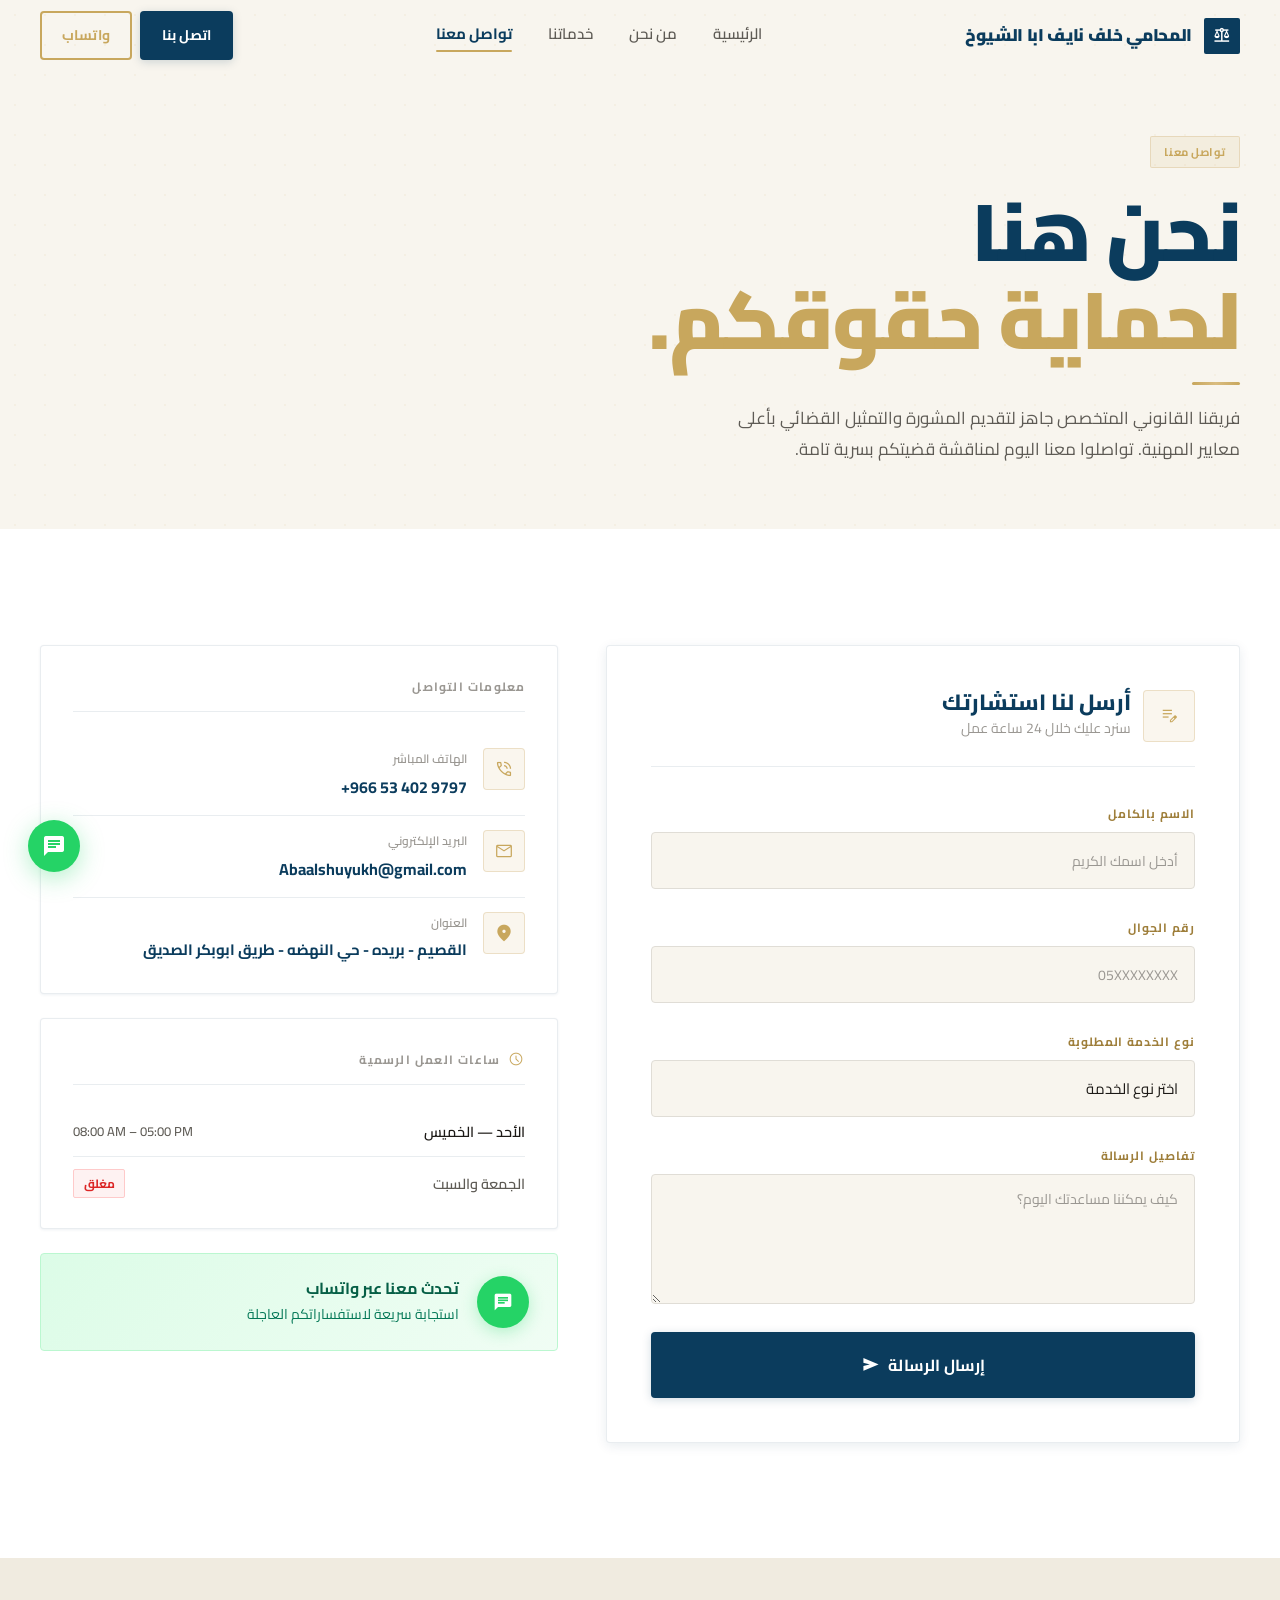
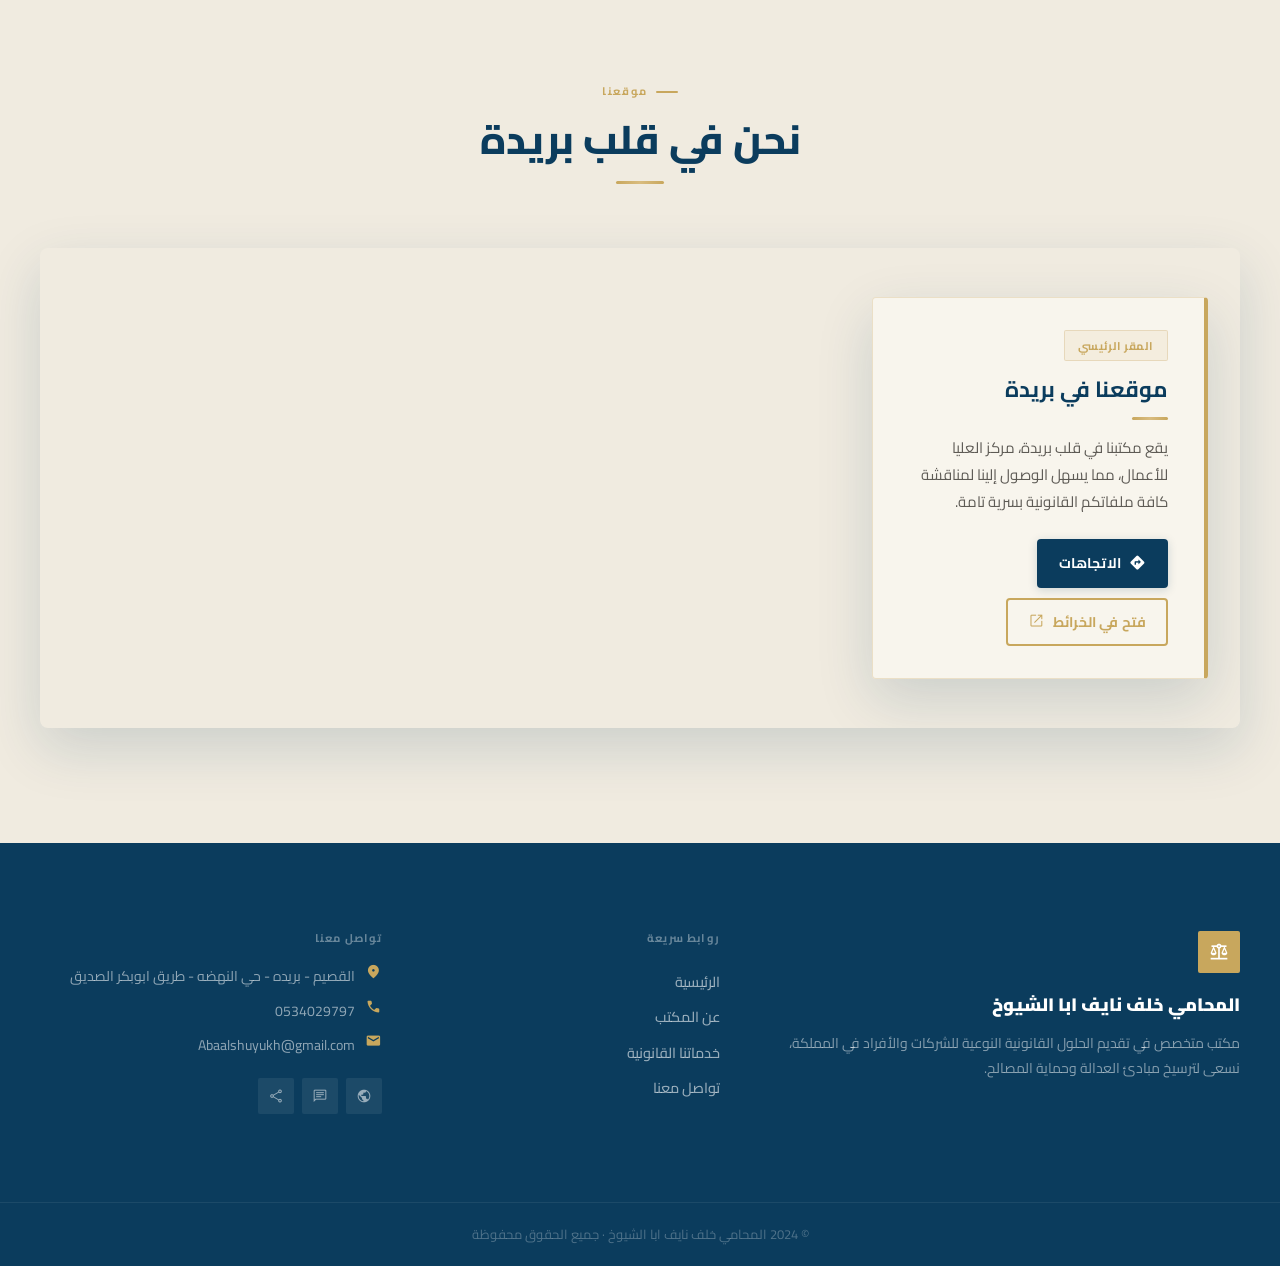
<file: contact.html>
﻿<!DOCTYPE html>
<html dir="rtl" lang="ar">

<head>
  <meta charset="utf-8">
  <meta name="viewport" content="width=device-width, initial-scale=1.0">
  <title>تواصل معنا | المحامي خلف نايف ابا الشيوخ</title>
  <meta name="description" content="تواصل مع مكتب المحامي خلف نايف ابا الشيوخ في بريدة — أرسل استشارتك أو اتصل بنا مباشرة.">
  <link rel="preconnect" href="https://fonts.googleapis.com">
  <link
    href="https://fonts.googleapis.com/css2?family=Cairo:wght@300;400;500;600;700;800;900&family=Material+Symbols+Outlined:opsz,wght,FILL,GRAD@24,300,0,0&display=swap"
    rel="stylesheet">
  <link rel="stylesheet" href="style.css">
  <style>
    /* ── Contact Hero ────────────────────── */
    .ct-hero {
      padding-block: calc(var(--nav-h) + 4rem) 4rem;
      background: var(--cream);
      position: relative;
      overflow: hidden;
    }

    .ct-hero::before {
      content: '';
      position: absolute;
      inset: 0;
      background-image: radial-gradient(rgba(200, 167, 93, .08) 1px, transparent 1px);
      background-size: 30px 30px;
      pointer-events: none;
    }

    .ct-hero__title {
      margin-bottom: .5rem;
    }

    .ct-hero__sub {
      font-size: 1.0625rem;
      color: var(--text-muted);
      max-width: 52ch;
      line-height: 1.85;
      margin-top: 1rem;
    }

    /* ── Contact Grid ────────────────────── */
    .ct-grid {
      display: grid;
      grid-template-columns: 1.1fr .9fr;
      align-items: start;
      gap: 3rem;
    }

    /* ── Form ────────────────────────────── */
    .ct-form {
      background: var(--white);
      border: 1px solid var(--border);
      border-radius: var(--r);
      padding: 2.75rem;
      box-shadow: var(--shadow-sm);
    }

    .ct-form__head {
      display: flex;
      align-items: center;
      gap: .75rem;
      margin-bottom: 2.25rem;
      padding-bottom: 1.5rem;
      border-bottom: 1px solid var(--border);
    }

    .ct-form__head .icon-box {
      flex-shrink: 0;
    }

    .ct-form__head h2 {
      font-size: 1.375rem;
      margin: 0;
    }

    .ct-form__head p {
      font-size: .875rem;
      color: var(--text-subtle);
      margin: 0;
    }

    .form-group {
      margin-bottom: 1.75rem;
    }

    .form-label {
      display: block;
      font-size: .75rem;
      font-weight: 700;
      letter-spacing: .08em;
      text-transform: uppercase;
      color: var(--gold-dark);
      margin-bottom: .5rem;
    }

    .form-input {
      display: block;
      width: 100%;
      background: var(--cream);
      border: 1px solid var(--gray-200);
      border-radius: var(--r);
      padding: .8125rem 1rem;
      font-size: .9375rem;
      color: var(--text);
      transition: border-color var(--t) var(--ease),
        box-shadow var(--t) var(--ease),
        background var(--t) var(--ease);
      outline: none;
      font-family: 'Cairo', sans-serif;
      direction: rtl;
      text-align: right;
    }

    .form-input:focus {
      border-color: var(--gold);
      background: var(--white);
      box-shadow: 0 0 0 3px rgba(200, 167, 93, .12);
    }

    .form-input--select {
      cursor: pointer;
      appearance: none;
    }

    .form-input--textarea {
      resize: vertical;
      min-height: 130px;
      line-height: 1.7;
    }

    .form-input::placeholder {
      color: var(--text-subtle);
      font-size: .875rem;
    }

    .form-submit {
      width: 100%;
    }

    .form-success {
      display: none;
      align-items: center;
      gap: .75rem;
      background: #f0fdf4;
      border: 1px solid #bbf7d0;
      color: #166534;
      border-radius: var(--r);
      padding: 1rem 1.25rem;
      font-size: .9375rem;
      font-weight: 600;
      margin-top: 1rem;
    }

    .form-success.show {
      display: flex;
    }

    .form-success .mso {
      color: #16a34a;
      font-size: 1.375rem;
    }

    /* ── Info Sidebar ────────────────────── */
    .ct-info {
      display: flex;
      flex-direction: column;
      gap: 1.5rem;
    }

    .ct-info-card {
      background: var(--white);
      border: 1px solid var(--border);
      border-radius: var(--r);
      padding: 1.875rem 2rem;
      box-shadow: var(--shadow-xs);
      transition: box-shadow var(--t) var(--ease);
    }

    .ct-info-card:hover {
      box-shadow: var(--shadow-sm);
    }

    .ct-info-card__head {
      font-size: .75rem;
      font-weight: 700;
      letter-spacing: .1em;
      text-transform: uppercase;
      color: var(--text-subtle);
      margin-bottom: 1.375rem;
      padding-bottom: .875rem;
      border-bottom: 1px solid var(--border);
    }

    .ct-contact-row {
      display: flex;
      align-items: flex-start;
      gap: 1rem;
      padding-block: .875rem;
      border-bottom: 1px solid var(--border);
      transition: background var(--t-fast);
    }

    .ct-contact-row:last-child {
      border-bottom: none;
      padding-bottom: 0;
    }

    .ct-contact-row:hover {
      margin-inline: -.25rem;
      padding-inline: .25rem;
    }

    .ct-contact-row__lbl {
      font-size: .75rem;
      font-weight: 600;
      color: var(--text-subtle);
      margin-bottom: .25rem;
    }

    .ct-contact-row__val {
      font-size: 1rem;
      font-weight: 700;
      color: var(--navy);
    }

    .ct-contact-row__val a {
      color: var(--navy);
      transition: color var(--t-fast);
    }

    .ct-contact-row__val a:hover {
      color: var(--gold);
    }

    /* Hours */
    .ct-hours-row {
      display: flex;
      justify-content: space-between;
      align-items: center;
      padding-block: .75rem;
      border-bottom: 1px solid var(--border);
      font-size: .9rem;
    }

    .ct-hours-row:last-child {
      border-bottom: none;
      padding-bottom: 0;
    }

    .ct-hours-row__day {
      font-weight: 600;
      color: var(--text);
    }

    .ct-hours-row__time {
      font-size: .8125rem;
      color: var(--text-muted);
      direction: ltr;
      font-weight: 500;
    }

    .ct-hours-row__closed {
      font-size: .75rem;
      font-weight: 700;
      color: #dc2626;
      background: #fef2f2;
      border: 1px solid #fecaca;
      padding: .2rem .6rem;
      border-radius: var(--r-xs);
    }

    /* WhatsApp Card */
    .ct-wa {
      display: flex;
      align-items: center;
      gap: 1.125rem;
      background: linear-gradient(135deg, #dcfce7, #f0fdf4);
      border: 1px solid #bbf7d0;
      border-radius: var(--r);
      padding: 1.375rem 1.75rem;
      transition: transform var(--t) var(--ease), box-shadow var(--t) var(--ease);
    }

    .ct-wa:hover {
      transform: translateY(-2px);
      box-shadow: 0 8px 24px rgba(37, 211, 102, .15);
    }

    .ct-wa__icon {
      width: 52px;
      height: 52px;
      background: #25D366;
      border-radius: 50%;
      display: flex;
      align-items: center;
      justify-content: center;
      font-size: 1.5rem;
      color: var(--white);
      flex-shrink: 0;
      box-shadow: 0 4px 16px rgba(37, 211, 102, .30);
      transition: transform var(--t) var(--ease);
    }

    .ct-wa:hover .ct-wa__icon {
      transform: scale(1.1) rotate(5deg);
    }

    .ct-wa h4 {
      font-size: 1rem;
      color: #065f46;
      margin-bottom: .25rem;
    }

    .ct-wa p {
      font-size: .875rem;
      color: #047857;
    }

    /* ── Map ─────────────────────────────── */
    .ct-map {
      position: relative;
      height: 480px;
      border-radius: var(--r-md);
      overflow: hidden;
      box-shadow: var(--shadow-lg);
    }

    .ct-map__iframe {
      position: absolute;
      inset: 0;
      width: 100%;
      height: 100%;
      border: none;
      display: block;
    }

    .ct-map__card-wrap {
      position: absolute;
      inset-block: 0;
      right: 0;
      width: min(100%, 400px);
      display: flex;
      align-items: center;
      padding: 2rem;
      pointer-events: none;
    }

    .ct-map__card {
      background: rgba(248, 245, 238, .97);
      backdrop-filter: blur(18px);
      -webkit-backdrop-filter: blur(18px);
      border-radius: var(--r);
      padding: 2rem 2.25rem;
      border: 1px solid var(--border-gold);
      border-right: 4px solid var(--gold);
      box-shadow: var(--shadow-lg);
      width: 100%;
      pointer-events: all;
    }

    .ct-map__card .badge {
      margin-bottom: 1rem;
    }

    .ct-map__card h4 {
      font-size: 1.375rem;
      margin-bottom: .5rem;
    }

    .ct-map__card p {
      font-size: .9375rem;
      line-height: 1.8;
      margin-bottom: 1.5rem;
    }

    .ct-map__card-btns {
      display: flex;
      flex-wrap: wrap;
      gap: .625rem;
    }

    /* ── Responsive ──────────────────────── */
    @media (max-width: 900px) {
      .ct-grid {
        grid-template-columns: 1fr;
        gap: 2rem;
      }

      .ct-map {
        height: 420px;
      }

      .ct-map__card-wrap {
        right: 0;
        left: 0;
        bottom: 0;
        top: auto;
        width: 100%;
        align-items: flex-end;
        padding: 1.25rem;
      }

      .ct-map__card {
        padding: 1.5rem;
      }

      .ct-map__card p {
        display: none;
      }
    }

    @media (max-width: 560px) {
      .ct-form {
        padding: 1.75rem;
      }

      .ct-map {
        height: 360px;
      }
    }
  </style>
</head>

<body>
  <!-- ═══════ NAV ═══════ -->
  <header class="nav" id="site-nav">
    <div class="nav__topbar">
      <div class="nav__topbar-inner">
        <a href="index.html" class="nav__logo">
          <span class="nav__logo-icon">
            <span class="mso mso--fill" style="font-size:1.1rem;">balance</span>
          </span>
          المحامي خلف نايف ابا الشيوخ
        </a>
        <nav class="nav__links" aria-label="القائمة الرئيسية">
          <a href="index.html" class="nav__link">الرئيسية</a>
          <a href="about.html" class="nav__link">من نحن</a>
          <a href="service.html" class="nav__link">خدماتنا</a>
          <a href="contact.html" class="nav__link active">تواصل معنا</a>
        </nav>
        <div class="nav__ctas">
          <a href="tel:+966534029797" class="btn btn--primary btn--sm">اتصل بنا</a>
          <a href="https://wa.me/966534029797" class="btn btn--outline-gold btn--sm">واتساب</a>
        </div>
        <button class="nav__menu-btn" id="menu-btn" aria-label="فتح القائمة" aria-expanded="false">
          <span></span><span></span><span></span>
        </button>
      </div>
    </div>
  </header>

  <div class="nav-overlay" id="nav-overlay" role="dialog" aria-label="القائمة الرئيسية" aria-hidden="true">
    <div class="nav-overlay__glow2"></div>
    <div class="nav-overlay__header">
      <a href="index.html" class="nav-overlay__logo">
        <span class="nav-overlay__logo-icon">
          <span class="mso mso--fill" style="font-size:1rem;">balance</span>
        </span>
        المحامي خلف نايف ابا الشيوخ
      </a>
      <button class="nav-overlay__close" id="menu-close" aria-label="إغلاق القائمة">
        <span class="mso">close</span>
      </button>
    </div>
    <div class="nav-overlay__main">
      <nav class="nav-overlay__links">
        <a href="index.html" class="nav-overlay__link">
          <span class="nav-overlay__link-num">01</span>
          <span class="nav-overlay__link-text">الرئيسية</span>
          <span class="mso nav-overlay__link-arrow">arrow_back</span>
        </a>
        <a href="about.html" class="nav-overlay__link">
          <span class="nav-overlay__link-num">02</span>
          <span class="nav-overlay__link-text">من نحن</span>
          <span class="mso nav-overlay__link-arrow">arrow_back</span>
        </a>
        <a href="service.html" class="nav-overlay__link">
          <span class="nav-overlay__link-num">03</span>
          <span class="nav-overlay__link-text">خدماتنا</span>
          <span class="mso nav-overlay__link-arrow">arrow_back</span>
        </a>
        <a href="contact.html" class="nav-overlay__link active">
          <span class="nav-overlay__link-num">04</span>
          <span class="nav-overlay__link-text">تواصل معنا</span>
          <span class="mso nav-overlay__link-arrow">arrow_back</span>
        </a>
      </nav>
    </div>
    <div class="nav-overlay__footer">
      <div class="nav-overlay__footer-ctas">
        <a href="tel:+966534029797" class="btn btn--gold"><span class="mso mso--fill mso--sm">call</span> اتصل بنا
          الآن</a>
        <a href="https://wa.me/966534029797" class="btn btn--ghost"><span class="mso mso--fill mso--sm">chat</span>
          واتساب</a>
      </div>
      <div class="nav-overlay__footer-info">
        <span><span class="mso">location_on</span> القصيم - بريده - حي النهضه - طريق ابوبكر الصديق</span>
        <span><span class="mso">call</span> <span class="dir-ltr">0534029797</span></span>
        <span><span class="mso">mail</span> <span class="dir-ltr">Abaalshuyukh@gmail.com</span></span>
      </div>
    </div>
  </div>

  <main>
    <!-- ═══════ HERO ═══════ -->
    <section class="ct-hero">
      <div class="container">
        <div class="badge badge--gold reveal" style="margin-bottom:1.25rem;">تواصل معنا</div>
        <h1 class="display reveal delay-1">نحن هنا<br><span style="color:var(--gold);">لحماية حقوقكم.</span></h1>
        <div class="gold-rule reveal delay-2"></div>
        <p class="ct-hero__sub reveal delay-2">
          فريقنا القانوني المتخصص جاهز لتقديم المشورة والتمثيل القضائي بأعلى معايير المهنية. تواصلوا معنا اليوم لمناقشة
          قضيتكم بسرية تامة.
        </p>
      </div>
    </section>

    <!-- ═══════ CONTACT GRID ═══════ -->
    <section class="section section--white">
      <div class="container">
        <div class="ct-grid">

          <!-- Form -->
          <div class="ct-form reveal">
            <div class="ct-form__head">
              <div class="icon-box icon-box--gold">
                <span class="mso">edit_note</span>
              </div>
              <div>
                <h2>أرسل لنا استشارتك</h2>
                <p>سنرد عليك خلال 24 ساعة عمل</p>
              </div>
            </div>

            <form id="contact-form" novalidate>
              <div class="form-group">
                <label class="form-label" for="f-name">الاسم بالكامل</label>
                <input class="form-input" id="f-name" type="text" placeholder="أدخل اسمك الكريم" autocomplete="name"
                  required>
              </div>

              <div class="form-group">
                <label class="form-label" for="f-phone">رقم الجوال</label>
                <input class="form-input dir-ltr" id="f-phone" type="tel" placeholder="05XXXXXXXX" autocomplete="tel"
                  required>
              </div>

              <div class="form-group">
                <label class="form-label" for="f-service">نوع الخدمة المطلوبة</label>
                <select class="form-input form-input--select" id="f-service">
                  <option value="" disabled selected>اختر نوع الخدمة</option>
                  <option>قانون الشركات والاستثمار</option>
                  <option>خدمات المستثمر الأجنبي</option>
                  <option>التقاضي وتسوية المنازعات</option>
                  <option>صياغة العقود والاتفاقيات</option>
                  <option>استشارة قانونية عامة</option>
                </select>
              </div>

              <div class="form-group">
                <label class="form-label" for="f-msg">تفاصيل الرسالة</label>
                <textarea class="form-input form-input--textarea" id="f-msg" placeholder="كيف يمكننا مساعدتك اليوم؟"
                  rows="4" required></textarea>
              </div>

              <button type="submit" id="f-submit" class="btn btn--primary btn--lg form-submit">
                <span>إرسال الرسالة</span>
                <span class="mso mso--fill">send</span>
              </button>

              <div class="form-success" id="f-success">
                <span class="mso mso--fill">check_circle</span>
                تم إرسال رسالتك بنجاح! سنتواصل معك في أقرب وقت.
              </div>
            </form>
          </div>

          <!-- Sidebar Info -->
          <div class="ct-info">
            <!-- Contact Details -->
            <div class="ct-info-card reveal delay-1">
              <div class="ct-info-card__head">معلومات التواصل</div>

              <div class="ct-contact-row">
                <div class="icon-box icon-box--gold" style="width:42px; height:42px; font-size:1.1rem; flex-shrink:0;">
                  <span class="mso">phone_in_talk</span>
                </div>
                <div>
                  <div class="ct-contact-row__lbl">الهاتف المباشر</div>
                  <div class="ct-contact-row__val">
                    <a href="tel:+966534029797" class="dir-ltr">+966 53 402 9797</a>
                  </div>
                </div>
              </div>

              <div class="ct-contact-row">
                <div class="icon-box icon-box--gold" style="width:42px; height:42px; font-size:1.1rem; flex-shrink:0;">
                  <span class="mso">mail</span>
                </div>
                <div>
                  <div class="ct-contact-row__lbl">البريد الإلكتروني</div>
                  <div class="ct-contact-row__val">
                    <a href="mailto:Abaalshuyukh@gmail.com" class="dir-ltr">Abaalshuyukh@gmail.com</a>
                  </div>
                </div>
              </div>

              <div class="ct-contact-row">
                <div class="icon-box icon-box--gold" style="width:42px; height:42px; font-size:1.1rem; flex-shrink:0;">
                  <span class="mso mso--fill">location_on</span>
                </div>
                <div>
                  <div class="ct-contact-row__lbl">العنوان</div>
                  <div class="ct-contact-row__val" style="font-size:.9375rem;">القصيم - بريده - حي النهضه - طريق ابوبكر
                    الصديق</div>
                </div>
              </div>
            </div>

            <!-- Working Hours -->
            <div class="ct-info-card reveal delay-2">
              <div class="ct-info-card__head" style="display:flex; align-items:center; gap:.5rem;">
                <span class="mso mso--sm" style="color:var(--gold);">schedule</span>
                ساعات العمل الرسمية
              </div>
              <div class="ct-hours-row">
                <span class="ct-hours-row__day">الأحد — الخميس</span>
                <span class="ct-hours-row__time">08:00 AM – 05:00 PM</span>
              </div>
              <div class="ct-hours-row">
                <span class="ct-hours-row__day" style="color:var(--text-muted);">الجمعة والسبت</span>
                <span class="ct-hours-row__closed">مغلق</span>
              </div>
            </div>

            <!-- WhatsApp -->
            <a href="https://wa.me/966534029797" target="_blank" rel="noopener" class="ct-wa reveal delay-3">
              <div class="ct-wa__icon">
                <span class="mso mso--fill">chat</span>
              </div>
              <div>
                <h4>تحدث معنا عبر واتساب</h4>
                <p>استجابة سريعة لاستفساراتكم العاجلة</p>
              </div>
            </a>
          </div>
        </div>
      </div>
    </section>

    <!-- ═══════ MAP ═══════ -->
    <section class="section section--alt">
      <div class="container">
        <div class="sec-head sec-head--center reveal">
          <span class="sec-label">موقعنا</span>
          <h2 class="sec-title">نحن في قلب بريدة</h2>
          <div class="gold-rule gold-rule--center"></div>
        </div>
        <div class="ct-map reveal">
          <!-- Real Google Maps embed — King Fahd Road, Al Olaya, Riyadh -->
          <iframe class="ct-map__iframe" src="https://maps.google.com/maps?q=26.40450,43.93539&z=15&output=embed"
            allowfullscreen="" loading="lazy" referrerpolicy="no-referrer-when-downgrade"
            title="موقع مكتب المحامي خلف نايف ابا الشيوخ - طريق الملك فهد، حي العليا، بريدة"></iframe>

          <!-- Info card overlay -->
          <div class="ct-map__card-wrap">
            <div class="ct-map__card">
              <div class="badge badge--gold">المقر الرئيسي</div>
              <h4>موقعنا في بريدة</h4>
              <div class="gold-rule" style="width:36px; margin-block:.875rem;"></div>
              <p>يقع مكتبنا في قلب بريدة، مركز العليا للأعمال، مما يسهل الوصول إلينا لمناقشة كافة ملفاتكم
                القانونية بسرية تامة.</p>
              <div class="ct-map__card-btns">
                <a href="https://maps.google.com/?q=26.40450,43.93539" target="_blank" rel="noopener"
                  class="btn btn--primary btn--sm">
                  <span class="mso mso--fill mso--sm">directions</span>
                  الاتجاهات
                </a>
                <a href="https://maps.google.com/?q=26.40450,43.93539" target="_blank" rel="noopener"
                  class="btn btn--outline-gold btn--sm">
                  فتح في الخرائط
                  <span class="mso mso--sm">open_in_new</span>
                </a>
              </div>
            </div>
          </div>
        </div>
      </div>
    </section>
  </main>

  <!-- ═══════ FOOTER ═══════ -->
  <footer class="footer">
    <div class="footer__top">
      <div class="container">
        <div class="footer__grid">
          <div>
            <div class="footer__brand-icon">
              <span class="mso mso--fill">balance</span>
            </div>
            <div class="footer__brand-name">المحامي خلف نايف ابا الشيوخ</div>
            <p class="footer__brand-desc">مكتب متخصص في تقديم الحلول القانونية النوعية للشركات والأفراد في المملكة، نسعى
              لترسيخ مبادئ العدالة وحماية المصالح.</p>
          </div>
          <div>
            <h4 class="footer__col-head">روابط سريعة</h4>
            <a href="index.html" class="footer__link">الرئيسية</a>
            <a href="about.html" class="footer__link">عن المكتب</a>
            <a href="service.html" class="footer__link">خدماتنا القانونية</a>
            <a href="contact.html" class="footer__link">تواصل معنا</a>
          </div>
          <div>
            <h4 class="footer__col-head">تواصل معنا</h4>
            <div class="footer__contact-item">
              <span class="mso">location_on</span>
              القصيم - بريده - حي النهضه - طريق ابوبكر الصديق
            </div>
            <div class="footer__contact-item">
              <span class="mso">call</span>
              <span class="dir-ltr">0534029797</span>
            </div>
            <div class="footer__contact-item">
              <span class="mso">mail</span>
              <span class="dir-ltr">Abaalshuyukh@gmail.com</span>
            </div>
            <div class="footer__socials">
              <a href="#" class="footer__social"><span class="mso mso--sm">public</span></a>
              <a href="https://wa.me/966534029797" class="footer__social"><span class="mso mso--sm">chat</span></a>
              <a href="#" class="footer__social"><span class="mso mso--sm">share</span></a>
            </div>
          </div>
        </div>
      </div>
    </div>
    <div class="footer__bottom">
      <div class="container">
        © 2024 المحامي خلف نايف ابا الشيوخ · جميع الحقوق محفوظة
      </div>
    </div>
  </footer>

  <a href="https://wa.me/966534029797" class="wa-float" aria-label="تواصل عبر واتساب">
    <span class="mso mso--fill" style="font-size:1.5rem;">chat</span>
  </a>

  <script>
    /* ── Nav ── */
    const siteNav = document.getElementById('site-nav');
    const menuBtn = document.getElementById('menu-btn');
    const menuClose = document.getElementById('menu-close');
    const navOverlay = document.getElementById('nav-overlay');
    function openNav() {
      navOverlay.classList.add('is-open'); menuBtn.classList.add('is-open');
      menuBtn.setAttribute('aria-expanded', 'true'); navOverlay.setAttribute('aria-hidden', 'false');
      document.body.style.overflow = 'hidden';
    }
    function closeNav() {
      navOverlay.classList.remove('is-open'); menuBtn.classList.remove('is-open');
      menuBtn.setAttribute('aria-expanded', 'false'); navOverlay.setAttribute('aria-hidden', 'true');
      document.body.style.overflow = '';
    }
    menuBtn.addEventListener('click', () => navOverlay.classList.contains('is-open') ? closeNav() : openNav());
    menuClose.addEventListener('click', closeNav);
    document.addEventListener('keydown', e => { if (e.key === 'Escape') closeNav(); });
    window.addEventListener('scroll', () => { siteNav.classList.toggle('scrolled', window.scrollY > 30); }, { passive: true });
    const form = document.getElementById('contact-form');
    const submitBtn = document.getElementById('f-submit');
    const successMsg = document.getElementById('f-success');
    const observer = new IntersectionObserver((entries) => {
      entries.forEach(e => { if (e.isIntersecting) { e.target.classList.add('visible'); observer.unobserve(e.target); } });
    }, { threshold: 0.1 });
    document.querySelectorAll('.reveal').forEach(el => observer.observe(el));
    form.addEventListener('submit', (e) => {
      e.preventDefault();
      submitBtn.disabled = true;
      submitBtn.innerHTML = '<span>جاري الإرسال...</span>';
      submitBtn.style.opacity = '.7';
      setTimeout(() => { submitBtn.style.display = 'none'; successMsg.classList.add('show'); form.reset(); }, 1400);
    });
  </script>
</body>

</html>
</file>
<file: style.css>
/* ================================================================
   نهج الترافع للمحاماة — Shared Design System
   Premium Arabic Law Firm — v3.0
   ================================================================ */

/* ---- 1. Design Tokens ----------------------------------------- */
:root {
  /* Brand */
  --navy: #0B3C5D;
  --navy-dark: #072A44;
  --navy-tint: #EBF2F8;
  --gold: #C8A75D;
  --gold-light: #D9BC7F;
  --gold-dark: #9E7E3A;
  --gold-tint: rgba(200, 167, 93, 0.10);
  --gold-tint-2: rgba(200, 167, 93, 0.18);

  /* Neutrals */
  --cream: #F8F5EE;
  --cream-alt: #F0EBE0;
  --white: #FFFFFF;
  --gray-100: #EDECE8;
  --gray-200: #E0DDD6;
  --gray-400: #B0ADA5;
  --gray-600: #6B6760;
  --gray-800: #2E2C29;

  /* Text */
  --text: #1C1916;
  --text-muted: #5E5B55;
  --text-subtle: #9A9792;

  /* Borders */
  --border: rgba(11, 60, 93, 0.09);
  --border-gold: rgba(200, 167, 93, 0.28);
  --border-white: rgba(255, 255, 255, 0.10);

  /* Shadows */
  --shadow-xs: 0 1px 3px rgba(11, 60, 93, 0.07);
  --shadow-sm: 0 3px 12px rgba(11, 60, 93, 0.09);
  --shadow-md: 0 8px 28px rgba(11, 60, 93, 0.12);
  --shadow-lg: 0 20px 56px rgba(11, 60, 93, 0.16);
  --shadow-gold: 0 8px 28px rgba(200, 167, 93, 0.22);

  /* Layout */
  --nav-h: 72px;
  --max-w: 1280px;
  --pad-x: clamp(1.25rem, 5vw, 2.5rem);
  --sec-y: clamp(5rem, 9vw, 8.5rem);

  /* Radius */
  --r-xs: 2px;
  --r: 4px;
  --r-md: 8px;
  --r-lg: 16px;

  /* Transitions */
  --ease: cubic-bezier(.4, 0, .2, 1);
  --t-fast: 140ms;
  --t: 250ms;
  --t-slow: 480ms;
}

/* ---- 2. Reset + Base ------------------------------------------ */
*,
*::before,
*::after {
  box-sizing: border-box;
  margin: 0;
  padding: 0;
}

html {
  scroll-behavior: smooth;
  direction: rtl;
  overflow-x: hidden;
}

body {
  font-family: 'Cairo', sans-serif;
  font-size: 1rem;
  line-height: 1.75;
  direction: rtl;
  text-align: right;
  background: var(--cream);
  color: var(--text);
  overflow-x: hidden;
  -webkit-font-smoothing: antialiased;
}

img {
  display: block;
  max-width: 100%;
  height: auto;
}

a {
  text-decoration: none;
  color: inherit;
}

button {
  font-family: inherit;
  border: none;
  background: none;
  cursor: pointer;
}

ul,
ol {
  list-style: none;
}

input,
textarea,
select {
  font-family: inherit;
  direction: rtl;
  text-align: right;
}

input::placeholder,
textarea::placeholder {
  color: var(--text-subtle);
}

::selection {
  background: var(--gold-tint-2);
  color: var(--navy);
}

/* ---- 3. Typography -------------------------------------------- */
h1,
h2,
h3,
h4,
h5,
h6 {
  font-family: 'Cairo', sans-serif;
  color: var(--navy);
  font-weight: 800;
  line-height: 1.18;
}

.display {
  font-size: clamp(2.75rem, 6.5vw, 5rem);
  font-weight: 900;
  line-height: 1.1;
  letter-spacing: -0.02em;
}

h1 {
  font-size: clamp(2.25rem, 5vw, 3.5rem);
}

h2 {
  font-size: clamp(1.75rem, 3.5vw, 2.5rem);
}

h3 {
  font-size: clamp(1.1rem, 2vw, 1.375rem);
  font-weight: 700;
}

h4 {
  font-size: 1.0625rem;
  font-weight: 700;
}

p {
  color: var(--text-muted);
}

/* ---- 4. Layout ------------------------------------------------ */
.container {
  width: 100%;
  max-width: var(--max-w);
  margin-inline: auto;
  padding-inline: var(--pad-x);
}

.section {
  padding-block: var(--sec-y);
}

.section--alt {
  background: var(--cream-alt);
}

.section--dark {
  background: var(--navy);
}

.section--dark h1,
.section--dark h2,
.section--dark h3,
.section--dark h4 {
  color: var(--white);
}

.section--dark p {
  color: rgba(255, 255, 255, .65);
}

.section--white {
  background: var(--white);
}

.page-top {
  padding-top: var(--nav-h);
}

/* ---- 5. Section Headers --------------------------------------- */
.sec-label {
  display: inline-flex;
  align-items: center;
  gap: .5rem;
  font-size: .6875rem;
  font-weight: 700;
  letter-spacing: .14em;
  text-transform: uppercase;
  color: var(--gold);
  margin-bottom: .875rem;
}

.sec-label::before {
  content: '';
  display: block;
  width: 22px;
  height: 2px;
  background: var(--gold);
  border-radius: 2px;
  flex-shrink: 0;
}

.sec-head {
  margin-bottom: clamp(2.5rem, 5vw, 4rem);
}

.sec-head--center {
  text-align: center;
}

.sec-head--center .sec-label {
  justify-content: center;
}

.sec-head--center .sec-intro {
  margin-inline: auto;
}

.sec-title {
  color: var(--navy);
  margin-bottom: .625rem;
}

.section--dark .sec-title {
  color: var(--white);
}

.sec-intro {
  font-size: 1.0625rem;
  color: var(--text-muted);
  max-width: 52ch;
  line-height: 1.85;
}

.section--dark .sec-intro {
  color: rgba(255, 255, 255, .62);
}

/* Gold rule */
.gold-rule {
  width: 48px;
  height: 3px;
  background: linear-gradient(to left, var(--gold), var(--gold-light), var(--gold));
  border-radius: 2px;
  margin-block: 1.125rem;
}

.gold-rule--center {
  margin-inline: auto;
}

/* ---- 6. Buttons ----------------------------------------------- */
.btn {
  display: inline-flex;
  align-items: center;
  justify-content: center;
  gap: .5rem;
  font-family: 'Cairo', sans-serif;
  font-weight: 700;
  font-size: .9375rem;
  padding: .8125rem 1.75rem;
  border-radius: var(--r);
  border: 2px solid transparent;
  transition: background var(--t) var(--ease),
    border-color var(--t) var(--ease),
    transform var(--t) var(--ease),
    box-shadow var(--t) var(--ease),
    color var(--t) var(--ease),
    filter var(--t) var(--ease);
  white-space: nowrap;
  letter-spacing: .01em;
  cursor: pointer;
  text-align: center;
}

.btn--sm {
  font-size: .875rem;
  padding: .625rem 1.25rem;
}

.btn--lg {
  font-size: 1rem;
  padding: 1rem 2.25rem;
}

.btn--primary {
  background: var(--navy);
  color: var(--white);
  box-shadow: 0 2px 10px rgba(11, 60, 93, .18);
}

.btn--primary:hover {
  background: var(--navy-dark);
  transform: translateY(-2px);
  box-shadow: var(--shadow-md);
}

.btn--gold {
  background: var(--gold);
  color: var(--white);
  box-shadow: var(--shadow-gold);
}

.btn--gold:hover {
  filter: brightness(1.06);
  transform: translateY(-2px);
}

.btn--outline {
  background: transparent;
  color: var(--navy);
  border-color: var(--navy);
}

.btn--outline:hover {
  background: var(--navy);
  color: var(--white);
  transform: translateY(-2px);
}

.btn--outline-gold {
  background: transparent;
  color: var(--gold);
  border-color: var(--gold);
}

.btn--outline-gold:hover {
  background: var(--gold);
  color: var(--white);
  transform: translateY(-2px);
}

.btn--ghost {
  background: rgba(255, 255, 255, .10);
  color: var(--white);
  border-color: rgba(255, 255, 255, .20);
}

.btn--ghost:hover {
  background: rgba(255, 255, 255, .20);
  transform: translateY(-2px);
}

.btn .mso {
  font-size: 1.2em;
  line-height: 1;
  vertical-align: middle;
}

/* ---- 7. Badge ------------------------------------------------- */
.badge {
  display: inline-flex;
  align-items: center;
  gap: .375rem;
  font-size: .7rem;
  font-weight: 700;
  padding: .3125rem .8125rem;
  border-radius: var(--r-xs);
  letter-spacing: .05em;
  text-transform: uppercase;
}

.badge--gold {
  background: var(--gold-tint);
  color: var(--gold);
  border: 1px solid var(--border-gold);
}

.badge--navy {
  background: var(--navy);
  color: var(--white);
}

.badge--cream {
  background: rgba(255, 255, 255, .12);
  color: rgba(255, 255, 255, .9);
}

/* ---- 8. Cards ------------------------------------------------- */
.card {
  background: var(--white);
  border: 1px solid var(--border);
  border-radius: var(--r);
  overflow: hidden;
  transition: transform var(--t) var(--ease), box-shadow var(--t) var(--ease);
}

.card:hover {
  transform: translateY(-4px);
  box-shadow: var(--shadow-md);
}

.card__body {
  padding: 2rem 2.25rem;
}

.card--dark {
  background: var(--navy);
  border-color: rgba(255, 255, 255, .06);
  color: var(--white);
}

.card--dark h2,
.card--dark h3,
.card--dark h4 {
  color: var(--white);
}

.card--dark p {
  color: rgba(255, 255, 255, .65);
}

.card--dark:hover {
  box-shadow: var(--shadow-lg);
}

/* ---- 9. Icon Box ---------------------------------------------- */
.icon-box {
  width: 52px;
  height: 52px;
  display: flex;
  align-items: center;
  justify-content: center;
  border-radius: var(--r);
  flex-shrink: 0;
  font-size: 1.375rem;
  transition: background var(--t) var(--ease);
}

.icon-box--gold {
  background: var(--gold-tint);
  color: var(--gold);
  border: 1px solid var(--border-gold);
}

.icon-box--navy {
  background: var(--navy);
  color: var(--white);
}

.icon-box--white {
  background: rgba(255, 255, 255, .12);
  color: var(--white);
}

.icon-box--lg {
  width: 64px;
  height: 64px;
  font-size: 1.75rem;
}

/* ---- 10. Navigation ------------------------------------------- */

/* Fixed top bar */
.nav {
  position: fixed;
  top: 0;
  inset-inline: 0;
  z-index: 1000;
  height: var(--nav-h);
}

.nav__topbar {
  position: relative;
  z-index: 1002;
  height: var(--nav-h);
  background: transparent;
  border-bottom: 1px solid transparent;
  transition: background .45s var(--ease),
    border-color .45s var(--ease),
    box-shadow .45s var(--ease);
}

.nav.scrolled .nav__topbar {
  background: rgba(248, 245, 238, .97);
  backdrop-filter: blur(24px);
  -webkit-backdrop-filter: blur(24px);
  border-bottom-color: rgba(200, 167, 93, .18);
  box-shadow: 0 2px 28px rgba(11, 60, 93, .08);
}

.nav__topbar-inner {
  display: flex;
  align-items: center;
  justify-content: space-between;
  height: 100%;
  width: 100%;
  max-width: var(--max-w);
  margin-inline: auto;
  padding-inline: var(--pad-x);
  gap: 2rem;
}

/* Logo */
.nav__logo {
  display: flex;
  align-items: center;
  gap: .75rem;
  font-weight: 900;
  font-size: 1.0625rem;
  color: var(--navy);
  letter-spacing: -.02em;
  flex-shrink: 0;
  transition: opacity var(--t-fast);
}

.nav__logo:hover {
  opacity: .8;
}

.nav__logo-icon {
  width: 36px;
  height: 36px;
  background: var(--navy);
  color: var(--white);
  display: flex;
  align-items: center;
  justify-content: center;
  border-radius: var(--r-xs);
  flex-shrink: 0;
  transition: background var(--t) var(--ease);
}

.nav__logo:hover .nav__logo-icon {
  background: var(--gold);
}

/* Desktop links */
.nav__links {
  display: flex;
  align-items: center;
  gap: 2.25rem;
  flex: 1;
  justify-content: center;
}

.nav__link {
  font-size: .9375rem;
  font-weight: 600;
  color: var(--text-muted);
  position: relative;
  padding-bottom: 2px;
  transition: color var(--t-fast) var(--ease);
}

.nav__link::after {
  content: '';
  position: absolute;
  bottom: -2px;
  right: 0;
  left: 0;
  height: 2px;
  background: var(--gold);
  border-radius: 2px;
  transform: scaleX(0);
  transform-origin: right;
  transition: transform var(--t) var(--ease);
}

.nav__link:hover,
.nav__link.active {
  color: var(--navy);
}

.nav__link:hover::after,
.nav__link.active::after {
  transform: scaleX(1);
}

.nav__link.active {
  font-weight: 700;
}

/* Desktop CTAs */
.nav__ctas {
  display: flex;
  align-items: center;
  gap: .5rem;
  flex-shrink: 0;
}

/* Hamburger button — creative staggered bars */
.nav__menu-btn {
  display: none;
  flex-direction: column;
  align-items: flex-end;
  justify-content: center;
  width: 44px;
  height: 44px;
  border-radius: var(--r);
  border: 1px solid rgba(11, 60, 93, .13);
  background: transparent;
  cursor: pointer;
  gap: 5px;
  padding: 0 10px;
  transition: background var(--t-fast), border-color var(--t-fast), box-shadow var(--t-fast);
}

.nav__menu-btn:hover {
  background: var(--cream-alt);
  border-color: var(--border-gold);
  box-shadow: 0 2px 8px rgba(200, 167, 93, .12);
}

.nav__menu-btn span {
  display: block;
  height: 2px;
  background: var(--navy);
  border-radius: 2px;
  transition: transform .35s var(--ease), opacity .2s, width .3s var(--ease);
}

.nav__menu-btn span:nth-child(1) {
  width: 22px;
}

.nav__menu-btn span:nth-child(2) {
  width: 15px;
}

.nav__menu-btn span:nth-child(3) {
  width: 22px;
}

/* Morphs to X when open */
.nav__menu-btn.is-open span:nth-child(1) {
  transform: rotate(45deg) translate(5px, -5px);
  width: 22px;
}

.nav__menu-btn.is-open span:nth-child(2) {
  opacity: 0;
  width: 0;
}

.nav__menu-btn.is-open span:nth-child(3) {
  transform: rotate(-45deg) translate(5px, 5px);
}

/* ── Full-Screen Overlay Menu ──────────────────────────────────── */
.nav-overlay {
  position: fixed;
  inset: 0;
  z-index: 1001;
  display: flex;
  flex-direction: column;
  background: #07253C;
  transform: translateY(-100%);
  transition: transform .65s cubic-bezier(.76, 0, .24, 1);
  overflow: hidden;
}

.nav-overlay.is-open {
  transform: translateY(0);
}

/* Dot pattern background */
.nav-overlay::before {
  content: '';
  position: absolute;
  inset: 0;
  background-image: radial-gradient(rgba(200, 167, 93, .06) 1px, transparent 1px);
  background-size: 36px 36px;
  pointer-events: none;
}

/* Gold gradient glow bottom-left */
.nav-overlay::after {
  content: '';
  position: absolute;
  width: 700px;
  height: 700px;
  border-radius: 50%;
  background: radial-gradient(circle, rgba(200, 167, 93, .09), transparent 65%);
  bottom: -250px;
  left: -200px;
  pointer-events: none;
}

/* Second decorative glow top-right */
.nav-overlay__glow2 {
  position: absolute;
  width: 400px;
  height: 400px;
  border-radius: 50%;
  background: radial-gradient(circle, rgba(11, 60, 93, .95), transparent 70%);
  top: -100px;
  right: -80px;
  pointer-events: none;
  z-index: 0;
}

/* Overlay header: logo + close */
.nav-overlay__header {
  display: flex;
  align-items: center;
  justify-content: space-between;
  padding-inline: var(--pad-x);
  height: var(--nav-h);
  border-bottom: 1px solid rgba(255, 255, 255, .06);
  flex-shrink: 0;
  position: relative;
  z-index: 1;
}

.nav-overlay__logo {
  display: flex;
  align-items: center;
  gap: .625rem;
  font-size: 1.0625rem;
  font-weight: 900;
  color: var(--white);
  letter-spacing: -.02em;
}

.nav-overlay__logo-icon {
  width: 32px;
  height: 32px;
  background: var(--gold);
  display: flex;
  align-items: center;
  justify-content: center;
  border-radius: var(--r-xs);
  flex-shrink: 0;
}

.nav-overlay__close {
  width: 44px;
  height: 44px;
  border-radius: 50%;
  background: rgba(255, 255, 255, .07);
  border: 1px solid rgba(255, 255, 255, .11);
  display: flex;
  align-items: center;
  justify-content: center;
  color: var(--white);
  font-size: 1.375rem;
  cursor: pointer;
  transition: background var(--t-fast), transform var(--t) var(--ease), border-color var(--t-fast);
}

.nav-overlay__close:hover {
  background: rgba(255, 255, 255, .14);
  border-color: rgba(200, 167, 93, .35);
  transform: rotate(90deg) scale(1.05);
}

/* Main links */
.nav-overlay__main {
  flex: 1;
  display: flex;
  align-items: center;
  padding-inline: calc(var(--pad-x) + .5rem);
  padding-block: 1.5rem;
  position: relative;
  z-index: 1;
  overflow: hidden;
}

.nav-overlay__links {
  display: flex;
  flex-direction: column;
  gap: 0;
  width: 100%;
}

.nav-overlay__link {
  display: flex;
  align-items: center;
  gap: 1.25rem;
  padding: .75rem 1rem;
  border-radius: var(--r);
  color: rgba(255, 255, 255, .65);
  border-bottom: 1px solid rgba(255, 255, 255, .04);
  position: relative;
  overflow: hidden;
  opacity: 0;
  transform: translateX(-20px);
  transition: opacity 0s, transform 0s, color var(--t-fast), background var(--t-fast);
}

.nav-overlay__link:last-child {
  border-bottom: none;
}

/* Staggered entrance — triggered by .is-open on parent */
.nav-overlay.is-open .nav-overlay__link:nth-child(1) {
  opacity: 1;
  transform: none;
  transition: opacity .6s .30s var(--ease), transform .6s .30s var(--ease), color var(--t-fast), background var(--t-fast);
}

.nav-overlay.is-open .nav-overlay__link:nth-child(2) {
  opacity: 1;
  transform: none;
  transition: opacity .6s .38s var(--ease), transform .6s .38s var(--ease), color var(--t-fast), background var(--t-fast);
}

.nav-overlay.is-open .nav-overlay__link:nth-child(3) {
  opacity: 1;
  transform: none;
  transition: opacity .6s .46s var(--ease), transform .6s .46s var(--ease), color var(--t-fast), background var(--t-fast);
}

.nav-overlay.is-open .nav-overlay__link:nth-child(4) {
  opacity: 1;
  transform: none;
  transition: opacity .6s .54s var(--ease), transform .6s .54s var(--ease), color var(--t-fast), background var(--t-fast);
}

.nav-overlay__link::before {
  content: '';
  position: absolute;
  inset: 0;
  background: rgba(255, 255, 255, .04);
  transform: scaleX(0);
  transform-origin: right;
  transition: transform .28s var(--ease);
  border-radius: var(--r);
}

.nav-overlay__link:hover::before {
  transform: scaleX(1);
}

.nav-overlay__link:hover {
  color: var(--white);
}

.nav-overlay__link.active {
  color: var(--gold);
}

/* Active left border */
.nav-overlay__link.active::after {
  content: '';
  position: absolute;
  right: 0;
  top: 15%;
  bottom: 15%;
  width: 3px;
  background: var(--gold);
  border-radius: 2px;
}

.nav-overlay__link-num {
  font-size: .5625rem;
  font-weight: 900;
  letter-spacing: .18em;
  color: rgba(200, 167, 93, .45);
  min-width: 24px;
  flex-shrink: 0;
  align-self: flex-start;
  padding-top: .7rem;
  text-transform: uppercase;
}

.nav-overlay__link.active .nav-overlay__link-num {
  color: var(--gold);
}

.nav-overlay__link-text {
  font-size: clamp(2rem, 5.5vw, 3rem);
  font-weight: 900;
  line-height: 1.1;
  letter-spacing: -.025em;
  flex: 1;
}

.nav-overlay__link-arrow {
  font-size: 1.5rem;
  opacity: 0;
  color: var(--gold);
  transform: translateX(12px);
  transition: opacity .22s var(--ease), transform .28s var(--ease);
  flex-shrink: 0;
}

.nav-overlay__link:hover .nav-overlay__link-arrow,
.nav-overlay__link.active .nav-overlay__link-arrow {
  opacity: 1;
  transform: translateX(0);
}

/* Overlay footer */
.nav-overlay__footer {
  padding: 1.375rem var(--pad-x) max(1.75rem, env(safe-area-inset-bottom));
  border-top: 1px solid rgba(255, 255, 255, .07);
  position: relative;
  z-index: 1;
  opacity: 0;
  transform: translateY(12px);
  transition: opacity 0s, transform 0s;
}

.nav-overlay.is-open .nav-overlay__footer {
  opacity: 1;
  transform: none;
  transition: opacity .5s .64s var(--ease), transform .5s .64s var(--ease);
}

.nav-overlay__footer-ctas {
  display: flex;
  gap: .625rem;
  flex-wrap: wrap;
  margin-bottom: 1.125rem;
}

.nav-overlay__footer-info {
  display: flex;
  flex-wrap: wrap;
  gap: 1rem;
  font-size: .7875rem;
  color: rgba(255, 255, 255, .28);
  font-weight: 500;
}

.nav-overlay__footer-info span {
  display: flex;
  align-items: center;
  gap: .3rem;
}

.nav-overlay__footer-info .mso {
  color: rgba(200, 167, 93, .65);
  font-size: .875rem;
}


/* ---- 11. Footer ----------------------------------------------- */
.footer {
  background: var(--navy);
}

.footer__top {
  padding-block: clamp(3.5rem, 7vw, 5.5rem);
}

.footer__grid {
  display: grid;
  grid-template-columns: 2fr 1.2fr 1.5fr;
  gap: 4rem;
}

.footer__brand-icon {
  width: 42px;
  height: 42px;
  background: var(--gold);
  display: flex;
  align-items: center;
  justify-content: center;
  border-radius: var(--r-xs);
  color: var(--white);
  font-size: 1.25rem;
  margin-bottom: 1rem;
}

.footer__brand-name {
  font-size: 1.125rem;
  font-weight: 900;
  color: var(--white);
  margin-bottom: .625rem;
}

.footer__brand-desc {
  font-size: .875rem;
  color: rgba(255, 255, 255, .50);
  line-height: 1.8;
}

.footer__col-head {
  font-size: .7rem;
  font-weight: 700;
  letter-spacing: .1em;
  text-transform: uppercase;
  color: rgba(255, 255, 255, .38);
  margin-bottom: 1.25rem;
}

.footer__link {
  display: block;
  font-size: .9rem;
  color: rgba(255, 255, 255, .58);
  padding-block: .3125rem;
  transition: color var(--t-fast);
  font-weight: 500;
}

.footer__link:hover {
  color: var(--gold);
}

.footer__contact-item {
  display: flex;
  align-items: flex-start;
  gap: .625rem;
  font-size: .875rem;
  color: rgba(255, 255, 255, .55);
  margin-bottom: .625rem;
}

.footer__contact-item .mso {
  color: var(--gold);
  font-size: 1.05rem;
  flex-shrink: 0;
  font-variation-settings: 'FILL' 1, 'wght' 400;
}

.footer__socials {
  display: flex;
  gap: .5rem;
  margin-top: 1.25rem;
}

.footer__social {
  width: 36px;
  height: 36px;
  background: rgba(255, 255, 255, .07);
  display: flex;
  align-items: center;
  justify-content: center;
  border-radius: var(--r-xs);
  color: rgba(255, 255, 255, .55);
  font-size: 1rem;
  transition: background var(--t-fast), color var(--t-fast);
}

.footer__social:hover {
  background: var(--gold);
  color: var(--white);
}

.footer__bottom {
  border-top: 1px solid rgba(255, 255, 255, .07);
  padding-block: 1.25rem;
  text-align: center;
  font-size: .8125rem;
  color: rgba(255, 255, 255, .28);
}

/* ---- 12. Scroll Reveal ---------------------------------------- */
.reveal {
  opacity: 0;
  transform: translateY(28px);
  transition: opacity .65s var(--ease), transform .65s var(--ease);
}

.reveal.visible {
  opacity: 1;
  transform: translateY(0);
}

.delay-1 {
  transition-delay: .1s;
}

.delay-2 {
  transition-delay: .22s;
}

.delay-3 {
  transition-delay: .34s;
}

.delay-4 {
  transition-delay: .46s;
}

/* ---- 13. Utilities -------------------------------------------- */
.dir-ltr {
  direction: ltr;
  unicode-bidi: plaintext;
  text-align: left;
}

.mso {
  font-family: 'Material Symbols Outlined', sans-serif;
  font-variation-settings: 'FILL' 0, 'wght' 300, 'GRAD' 0, 'opsz' 24;
  font-size: 1.25rem;
  line-height: 1;
  display: inline-block;
  vertical-align: middle;
}

.mso--fill {
  font-variation-settings: 'FILL' 1, 'wght' 400, 'GRAD' 0, 'opsz' 24;
}

.mso--lg {
  font-size: 1.75rem;
}

.mso--sm {
  font-size: 1rem;
}

.text-gold {
  color: var(--gold);
}

.text-navy {
  color: var(--navy);
}

.text-muted {
  color: var(--text-muted);
}

.bg-navy {
  background: var(--navy);
}

.bg-gold {
  background: var(--gold);
}

.divider {
  height: 1px;
  background: var(--border);
}

.pattern {
  background-image: radial-gradient(rgba(200, 167, 93, .11) 1px, transparent 1px);
  background-size: 30px 30px;
}

.pattern--dark {
  background-image: radial-gradient(rgba(255, 255, 255, .06) 1px, transparent 1px);
  background-size: 28px 28px;
}

/* Stats */
.stat__num {
  font-size: clamp(2.25rem, 4.5vw, 3.5rem);
  font-weight: 900;
  color: var(--gold);
  line-height: 1;
  letter-spacing: -.03em;
  margin-bottom: .375rem;
}

.stat__lbl {
  font-size: .875rem;
  color: rgba(255, 255, 255, .55);
  font-weight: 500;
}

/* Timeline */
.timeline {
  position: relative;
}

.timeline::before {
  content: '';
  position: absolute;
  top: 26px;
  bottom: 0;
  right: 23px;
  width: 1px;
  background: linear-gradient(to bottom, var(--gold), rgba(200, 167, 93, .06));
}

.timeline__item {
  position: relative;
  padding-right: 4.5rem;
  margin-bottom: 2rem;
}

.timeline__dot {
  position: absolute;
  right: 0;
  top: 0;
  width: 48px;
  height: 48px;
  border-radius: 50%;
  border: 2px solid var(--gold);
  background: var(--cream);
  display: flex;
  align-items: center;
  justify-content: center;
  font-size: .7rem;
  font-weight: 800;
  color: var(--gold);
  z-index: 1;
}

.timeline__dot--active {
  background: var(--gold);
  color: var(--white);
}

.timeline__body {
  background: var(--white);
  border: 1px solid var(--border);
  border-radius: var(--r);
  padding: 1.5rem 1.75rem;
  transition: box-shadow var(--t) var(--ease);
}

.timeline__body:hover {
  box-shadow: var(--shadow-sm);
}

.timeline__year {
  font-size: .7rem;
  font-weight: 700;
  color: var(--gold);
  letter-spacing: .08em;
  margin-bottom: .375rem;
}

.timeline__body h3 {
  font-size: 1.0625rem;
  margin-bottom: .375rem;
}

.timeline__body p {
  font-size: .9rem;
}

/* WhatsApp Float */
.wa-float {
  position: fixed;
  bottom: 1.75rem;
  left: 1.75rem;
  width: 52px;
  height: 52px;
  background: #25D366;
  color: var(--white);
  border-radius: 50%;
  display: flex;
  align-items: center;
  justify-content: center;
  font-size: 1.625rem;
  box-shadow: 0 6px 24px rgba(37, 211, 102, .35);
  z-index: 900;
  transition: transform var(--t) var(--ease), box-shadow var(--t) var(--ease);
}

.wa-float:hover {
  transform: scale(1.1);
  box-shadow: 0 8px 30px rgba(37, 211, 102, .45);
}

/* ---- 14. Responsive ------------------------------------------- */
@media (max-width: 1024px) {
  .footer__grid {
    grid-template-columns: 1fr 1fr;
    gap: 2.5rem;
  }
  .footer__grid > *:first-child {
    grid-column: span 2;
  }
}

@media (max-width: 768px) {
  :root {
    --nav-h: 64px;
  }

  .nav__links,
  .nav__ctas {
    display: none;
  }

  .nav__menu-btn {
    display: flex;
  }

  .footer__grid {
    grid-template-columns: 1fr;
    gap: 2rem;
  }
  .footer__grid > *:first-child {
    grid-column: 1 / -1;
  }

  .footer__top {
    padding-block: 2.875rem;
  }

  .nav-overlay__link-text {
    font-size: clamp(1.75rem, 7vw, 2.5rem);
  }
}

@media (max-width: 480px) {
  :root {
    --pad-x: 1.125rem;
  }

  .btn {
    font-size: .875rem;
    padding: .75rem 1.375rem;
  }
}
</file>
